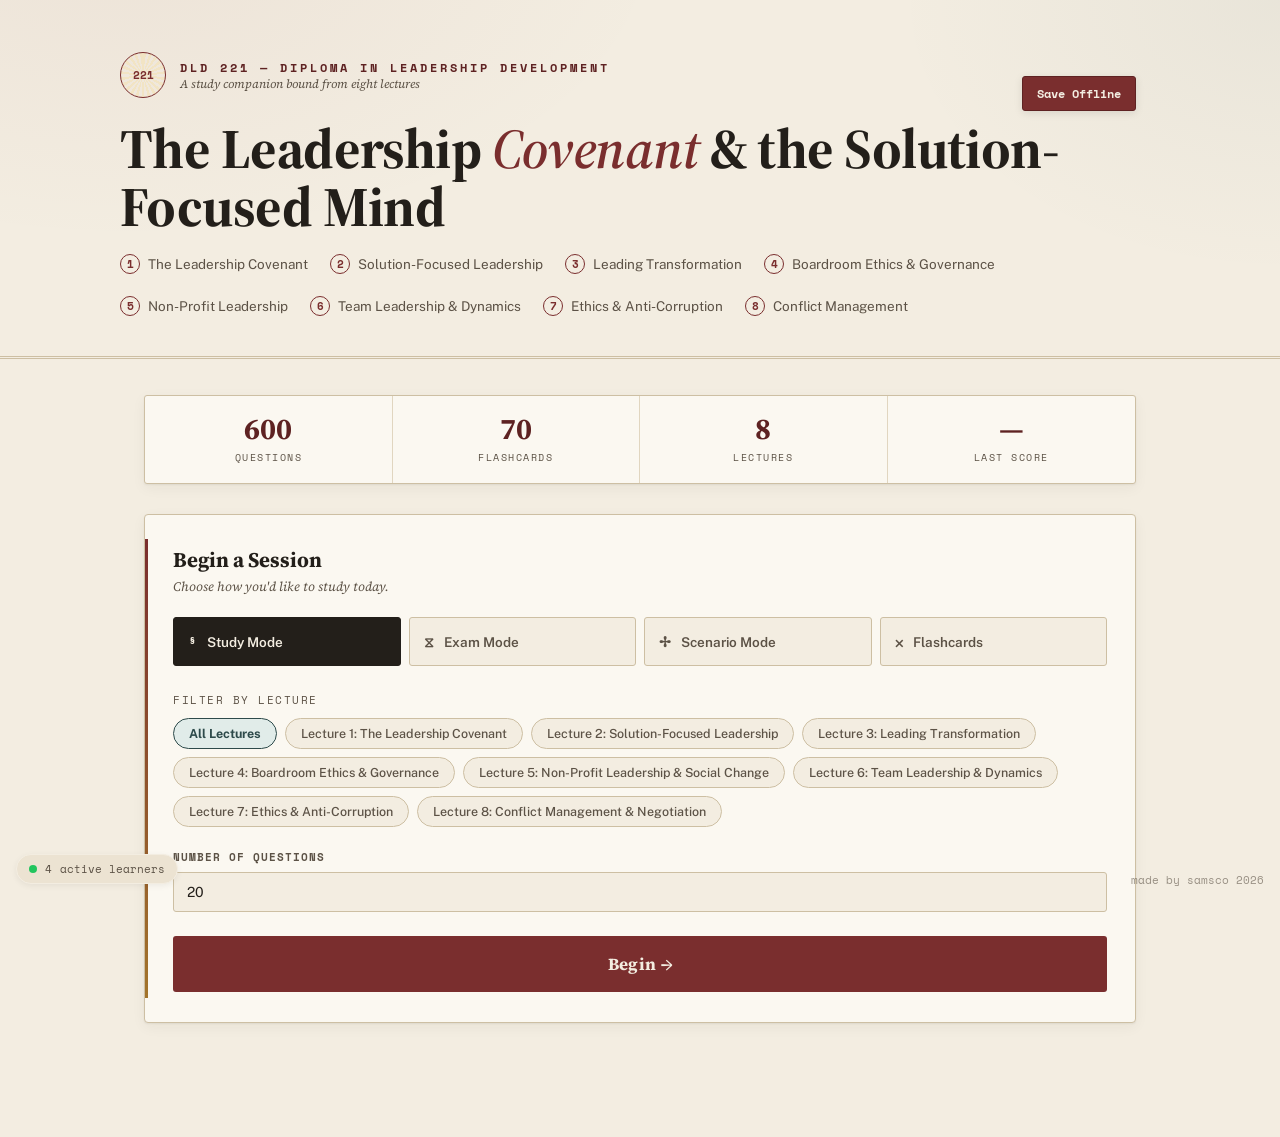
<file: index.html>
<!DOCTYPE html>
<html lang="en">
<head>
<meta charset="UTF-8"/>
<meta name="viewport" content="width=device-width,initial-scale=1.0"/>
<title>DLD221 — Leadership Study Companion</title>
<link href="https://fonts.googleapis.com/css2?family=Source+Serif+4:opsz,wght@8..60,400;8..60,600;8..60,700&family=Public+Sans:wght@400;500;600;700&family=Space+Mono:wght@400;700&display=swap" rel="stylesheet"/>
<link rel="stylesheet" href="style.css"/>
</head>
<body>
<div id="portrait-warning">
  <div class="warning-glyph">&#8635;</div>
  <h2>Landscape Mode Required</h2>
  <p>Please rotate your device to landscape orientation to use the study companion.</p>
</div>
<header class="site-header">
  <div class="header-inner">
    <div class="eyebrow-row">
      <div class="seal">221</div>
      <div>
        <div class="course-code">DLD 221 — Diploma in Leadership Development</div>
        <div class="course-sub">A study companion bound from eight lectures</div>
      </div>
      <button id="pwa-install-btn" class="btn-install">Save Offline</button>
    </div>
    <h1>The Leadership <em>Covenant</em> &amp; the Solution-Focused Mind</h1>
    <div class="lecture-strip">
      <span><span class="num">1</span> The Leadership Covenant</span>
      <span><span class="num">2</span> Solution-Focused Leadership</span>
      <span><span class="num">3</span> Leading Transformation</span>
      <span><span class="num">4</span> Boardroom Ethics &amp; Governance</span>
      <span><span class="num">5</span> Non-Profit Leadership</span>
      <span><span class="num">6</span> Team Leadership &amp; Dynamics</span>
      <span><span class="num">7</span> Ethics &amp; Anti-Corruption</span>
      <span><span class="num">8</span> Conflict Management</span>
    </div>
  </div>
</header>

<div class="main">

  <div class="stats-ledger">
    <div class="stat-cell"><div class="stat-num" id="s-qs">150</div><div class="stat-name">Questions</div></div>
    <div class="stat-cell"><div class="stat-num" id="s-fc">70</div><div class="stat-name">Flashcards</div></div>
    <div class="stat-cell"><div class="stat-num" id="s-lec">8</div><div class="stat-name">Lectures</div></div>
    <div class="stat-cell"><div class="stat-num" id="s-sess">—</div><div class="stat-name">Last Score</div></div>
  </div>

  <div id="landing">
    <div class="config-panel">
      <div class="panel-title">Begin a Session</div>
      <div class="panel-sub">Choose how you'd like to study today.</div>

      <div class="mode-selector">
        <button class="mode-btn active" onclick="pickMode('study',this)"><span class="glyph">&#167;</span> Study Mode</button>
        <button class="mode-btn" onclick="pickMode('exam',this)"><span class="glyph">&#10710;</span> Exam Mode</button>
        <button class="mode-btn" onclick="pickMode('scenario',this)"><span class="glyph">&#10018;</span> Scenario Mode</button>
        <button class="mode-btn" onclick="pickMode('flash',this)"><span class="glyph">&#10761;</span> Flashcards</button>
      </div>

      <div class="filter-block">
        <div class="filter-label-text">Filter by Lecture</div>
        <div class="chip-row" id="topic-chips"></div>
      </div>

      <div class="config-row" id="count-row">
        <div class="config-field">
          <label for="q-count">Number of Questions</label>
          <input class="config-input" type="number" id="q-count" value="20" min="5" max="150"/>
        </div>
        <div class="config-field" id="timer-field" style="display:none;">
          <label for="q-time">Time Limit (minutes, 0=none)</label>
          <input class="config-input" type="number" id="q-time" value="30" min="0" max="180"/>
        </div>
      </div>

      <button class="btn-start" onclick="startSession()">Begin →</button>
    </div>
  </div>

    <div id="quiz-area">
    <div class="quiz-top">
      <span class="quiz-counter" id="q-counter">Q 1 / 20</span>
      <div style="display:flex;gap:8px;align-items:center;">
        <span class="timer-box hidden" id="timer-box"></span>
        <button class="btn-end" onclick="endSession()">End Session</button>
      </div>
    </div>
    <div class="progress-track"><div class="progress-fill" id="prog-fill" style="width:0%"></div></div>
    
    <div class="quiz-layout">
      <!-- MAIN CARD AREA (LEFT) -->
      <div class="quiz-main">
        <div class="q-card">
          <div id="q-feedback-banner" class="q-feedback-banner"></div>
          <div class="q-card-head">
            <span class="q-topic-pill" id="q-topic-pill"></span>
            <span class="q-type-pill" id="q-type-pill"></span>
          </div>
          <div class="q-text" id="q-text"></div>
          <div class="options" id="q-options"></div>
          <div class="explanation" id="q-explanation"></div>
        </div>
      </div>
      
      <!-- SIDEBAR WITH CONTROLS AND MAP (RIGHT) -->
      <div class="quiz-sidebar">
        <div class="q-map-box">
          <div class="q-map-title">&#128205; Question Map</div>
          
          <div class="q-map-legend">
            <span class="legend-item"><span class="legend-dot legend-cur"></span>Current</span>
            <span class="legend-item"><span class="legend-dot legend-ans"></span>Answered</span>
            <span class="legend-item"><span class="legend-dot legend-ok"></span>Correct</span>
            <span class="legend-item"><span class="legend-dot legend-wrong"></span>Wrong</span>
          </div>
          
          <div class="q-map" id="q-map"></div>
        </div>
        
        <button class="btn btn-check" id="btn-check" onclick="checkAnswer()" disabled>&#10003; Check Answer</button>
        <div class="nav-row">
          <button class="btn btn-secondary" id="btn-prev" onclick="prevQ()" disabled>&larr; Prev</button>
          <button class="btn btn-secondary" id="btn-next" onclick="nextQ()" disabled>Next &rarr;</button>
        </div>
        <button class="btn btn-finish" id="btn-finish">&#9873; Finish Session</button>
      </div>
    </div>
  </div>

<div id="flash-area">
    <div class="flash-top">
      <span class="quiz-counter" id="fc-counter">Card 1 / 70</span>
      <button class="btn-end" onclick="endSession()">End Session</button>
    </div>
    <div class="progress-track"><div class="progress-fill" id="fc-prog" style="width:0%"></div></div>
    <div class="fc-wrap" onclick="flipCard()">
      <div class="fc" id="fc">
        <div class="fc-face fc-front">
          <div class="fc-hint">Tap to reveal →</div>
          <div class="fc-term" id="fc-term"></div>
          <div class="fc-lecture" id="fc-lec-front"></div>
        </div>
        <div class="fc-face fc-back">
          <div class="fc-hint">Definition</div>
          <div class="fc-def" id="fc-def"></div>
          <div class="fc-lecture" id="fc-lec-back"></div>
        </div>
      </div>
    </div>
    <div class="btn-row" style="justify-content:center;">
      <button class="btn btn-secondary" onclick="fcNav(-1)">← Prev</button>
      <button class="btn btn-primary" onclick="fcNav(1)">Next →</button>
    </div>
  </div>

  <div id="result-area">
    <div class="result-ring">
      <div class="result-num" id="r-score">0</div>
      <div class="result-denom" id="r-total">/ 20</div>
    </div>
    <div class="result-msg" id="r-msg"></div>
    <div class="result-sub" id="r-sub"></div>
    <div class="btn-row" style="justify-content:center;gap:12px;">
      <button class="btn btn-secondary" id="btn-review" onclick="reviewSession()">Review Answers &rarr;</button>
      <button class="btn btn-primary" onclick="backToLanding()">&larr; New Session</button>
    </div>
  </div>

</div>

<div id="live-counter">
  <span class="live-dot"></span>
  <span id="live-count-val">4</span> active learners
</div>
<footer class="site-footer">made by samsco 2026</footer>
<script src="app.js" defer></script>
</body>
</html>
</file>
<file: style.css>
:root{
  --paper:#f3ede1;
  --paper-deep:#ece3d2;
  --ink:#231f1a;
  --ink-soft:#5c5246;
  --rule:#cdbfa3;
  --rule-soft:#e1d6c0;
  --maroon:#7a2e2e;
  --maroon-deep:#5e2222;
  --gold:#a3742b;
  --gold-light:#f2e4c4;
  --slate:#2d4a4a;
  --slate-light:#e1ece9;
  --indigo:#33396b;
  --indigo-light:#e6e6f2;
  --moss:#3c5a35;
  --moss-light:#e6ecdf;
  --card:#fbf8f1;
  --shadow:0 1px 2px rgba(35,31,26,.06),0 4px 14px rgba(35,31,26,.05);
  --radius:3px;
  --radius-lg:4px;
}
*,*::before,*::after{box-sizing:border-box;margin:0;padding:0;}
html{scroll-behavior:smooth;}
body{
  font-family:'Public Sans',sans-serif;
  background:var(--paper);
  background-image:
    radial-gradient(ellipse 900px 500px at 10% -5%, rgba(122,46,46,.05), transparent 60%),
    radial-gradient(ellipse 700px 500px at 100% 0%, rgba(45,74,74,.05), transparent 55%);
  color:var(--ink);
  min-height:100vh;
}

/* ============ HEADER : THE SEAL ============ */
.site-header{
  position:relative;
  padding:52px 24px 40px;
  border-bottom:3px double var(--rule);
  overflow:hidden;
}
.header-inner{max-width:1040px;margin:0 auto;position:relative;z-index:1;}
.eyebrow-row{display:flex;align-items:center;gap:14px;margin-bottom:22px;flex-wrap:wrap;}
.seal{
  width:46px;height:46px;border-radius:50%;
  border:1.5px solid var(--maroon);
  display:flex;align-items:center;justify-content:center;
  font-family:'Space Mono',monospace;font-size:11px;font-weight:700;
  color:var(--maroon);flex-shrink:0;
  background:repeating-conic-gradient(var(--gold-light) 0deg 8deg, transparent 8deg 16deg);
}
.course-code{
  font-family:'Space Mono',monospace;font-size:12px;letter-spacing:3px;
  color:var(--maroon-deep);text-transform:uppercase;font-weight:700;
}
.course-sub{font-size:12px;color:var(--ink-soft);font-style:italic;font-family:'Source Serif 4',serif;}
.site-header h1{
  font-family:'Source Serif 4',serif;
  font-size:clamp(32px,5.2vw,56px);
  font-weight:700;
  line-height:1.04;
  letter-spacing:-.01em;
  color:var(--ink);
  margin-bottom:14px;
}
.site-header h1 em{font-style:italic;color:var(--maroon);font-weight:600;}
.lecture-strip{
  display:flex;gap:22px;flex-wrap:wrap;margin-top:18px;
  font-family:'Public Sans',sans-serif;font-size:13.5px;color:var(--ink-soft);
}
.lecture-strip span{display:flex;align-items:center;gap:8px;}
.lecture-strip .num{
  font-family:'Space Mono',monospace;font-weight:700;font-size:11px;
  color:var(--maroon);border:1px solid var(--maroon);border-radius:50%;
  width:20px;height:20px;display:flex;align-items:center;justify-content:center;
}

/* ============ MAIN ============ */
.main{max-width:1040px;margin:0 auto;padding:36px 24px 90px;}

/* ============ STATS LEDGER ============ */
.stats-ledger{
  display:grid;grid-template-columns:repeat(4,1fr);
  border:1px solid var(--rule);border-radius:var(--radius);
  background:var(--card);box-shadow:var(--shadow);
  margin-bottom:30px;overflow:hidden;
}
.stat-cell{padding:18px 16px;border-right:1px solid var(--rule-soft);text-align:center;}
.stat-cell:last-child{border-right:none;}
.stat-num{
  font-family:'Source Serif 4',serif;font-size:30px;font-weight:700;
  color:var(--maroon-deep);line-height:1;
}
.stat-name{
  font-family:'Space Mono',monospace;font-size:10px;letter-spacing:1.5px;
  text-transform:uppercase;color:var(--ink-soft);margin-top:6px;
}

/* ============ CONFIG PANEL ============ */
.config-panel{
  background:var(--card);border:1px solid var(--rule);border-radius:var(--radius-lg);
  box-shadow:var(--shadow);padding:30px 28px;margin-bottom:24px;position:relative;
}
.config-panel::before{
  content:'';position:absolute;left:0;top:24px;bottom:24px;width:3px;
  background:linear-gradient(var(--maroon),var(--gold));
}
.panel-title{
  font-family:'Source Serif 4',serif;font-size:21px;font-weight:700;color:var(--ink);
  margin-bottom:4px;
}
.panel-sub{font-size:13px;color:var(--ink-soft);margin-bottom:22px;font-style:italic;font-family:'Source Serif 4',serif;}

.mode-selector{display:flex;gap:8px;margin-bottom:26px;flex-wrap:wrap;}
.mode-btn{
  flex:1;min-width:140px;padding:13px 14px;border:1px solid var(--rule);border-radius:var(--radius);
  background:var(--paper);font-family:'Public Sans',sans-serif;font-size:13.5px;font-weight:600;
  color:var(--ink-soft);cursor:pointer;transition:all .16s;text-align:left;
  display:flex;align-items:center;gap:10px;
}
.mode-btn .glyph{font-family:'Space Mono',monospace;font-size:14px;}
.mode-btn:hover{border-color:var(--gold);background:var(--gold-light);}
.mode-btn.active{
  background:var(--ink);border-color:var(--ink);color:var(--paper);
}

.filter-block{margin-bottom:22px;}
.filter-label-text{
  font-family:'Space Mono',monospace;font-size:10.5px;letter-spacing:1.5px;
  text-transform:uppercase;color:var(--ink-soft);margin-bottom:10px;
}
.chip-row{display:flex;flex-wrap:wrap;gap:8px;}
.chip{
  padding:7px 15px;border-radius:99px;border:1px solid var(--rule);background:var(--paper);
  color:var(--ink-soft);font-size:12.5px;font-weight:500;cursor:pointer;transition:all .15s;
}
.chip:hover:not(.active){border-color:var(--slate);color:var(--slate);}
.chip.active{border-color:var(--slate);background:var(--slate-light);color:var(--slate);font-weight:700;}

.config-row{display:flex;gap:16px;flex-wrap:wrap;margin-bottom:24px;}
.config-field{flex:1;min-width:150px;}
.config-field label{
  display:block;font-family:'Space Mono',monospace;font-size:10.5px;font-weight:700;
  color:var(--ink-soft);text-transform:uppercase;letter-spacing:1px;margin-bottom:7px;
}
.config-input{
  width:100%;padding:11px 13px;border:1px solid var(--rule);border-radius:var(--radius);
  font-family:'Public Sans',sans-serif;font-size:14px;color:var(--ink);background:var(--paper);
  outline:none;transition:border-color .16s;
}
.config-input:focus{border-color:var(--maroon);}

.btn-start{
  width:100%;padding:16px;background:var(--maroon);color:var(--paper);border:none;
  border-radius:var(--radius);font-family:'Source Serif 4',serif;font-size:17px;font-weight:700;
  cursor:pointer;transition:background .18s;letter-spacing:.02em;
}
.btn-start:hover{background:var(--maroon-deep);}

/* ============ QUIZ AREA ============ */
#quiz-area{display:none;}
.quiz-top{display:flex;justify-content:space-between;align-items:center;margin-bottom:18px;flex-wrap:wrap;gap:10px;}
.quiz-counter{font-family:'Space Mono',monospace;font-size:12.5px;color:var(--ink-soft);letter-spacing:.5px;}
.timer-box{
  font-family:'Space Mono',monospace;font-size:12.5px;padding:6px 13px;
  border:1px solid var(--rule);border-radius:var(--radius);color:var(--ink-soft);background:var(--card);
}
.timer-box.urgent{border-color:var(--maroon);color:var(--maroon);}
.btn-end{
  padding:7px 16px;background:transparent;border:1px solid var(--rule);border-radius:var(--radius);
  font-family:'Public Sans',sans-serif;font-size:12.5px;font-weight:600;color:var(--ink-soft);
  cursor:pointer;transition:all .16s;
}
.btn-end:hover{border-color:var(--maroon);color:var(--maroon);}

.progress-track{height:3px;background:var(--rule-soft);border-radius:99px;margin-bottom:18px;overflow:hidden;}
.progress-fill{height:100%;background:linear-gradient(90deg,var(--maroon),var(--gold));border-radius:99px;transition:width .4s ease;}

.q-map{display:flex;flex-wrap:wrap;gap:6px;margin-bottom:20px;}
.qdot{
  width:30px;height:30px;border-radius:var(--radius);border:1px solid var(--rule);background:var(--card);
  font-family:'Space Mono',monospace;font-size:10.5px;color:var(--ink-soft);
  display:flex;align-items:center;justify-content:center;cursor:pointer;transition:all .14s;
}
.qdot:hover{border-color:var(--gold);}
.qdot.cur{border-color:var(--ink);background:var(--ink);color:var(--paper);font-weight:700;}
.qdot.ok{background:var(--moss-light);border-color:var(--moss);color:var(--moss);}
.qdot.wrong{background:#f6e3e0;border-color:var(--maroon);color:var(--maroon);}
.qdot.answered{background:var(--slate-light);border-color:var(--slate);color:var(--slate);}

.q-card{
  background:var(--card);border:1px solid var(--rule);border-radius:var(--radius-lg);
  padding:30px 28px;margin-bottom:20px;box-shadow:var(--shadow);position:relative;
}
.q-card::before{
  content:'';position:absolute;left:0;top:28px;bottom:28px;width:3px;background:var(--maroon);
}
.q-card-head{display:flex;justify-content:space-between;align-items:center;margin-bottom:18px;flex-wrap:wrap;gap:9px;}
.q-topic-pill{
  font-size:11px;font-family:'Space Mono',monospace;color:var(--slate);background:var(--slate-light);
  padding:4px 11px;border-radius:2px;border:1px solid var(--slate);letter-spacing:.3px;
}
.q-type-pill{
  font-size:10px;font-family:'Space Mono',monospace;padding:4px 10px;border-radius:2px;border:1px solid;
  text-transform:uppercase;letter-spacing:.8px;
}
.q-type-pill.mcq{color:var(--indigo);border-color:var(--indigo);background:var(--indigo-light);}
.q-type-pill.multi{color:var(--gold);border-color:var(--gold);background:var(--gold-light);}
.q-type-pill.short{color:var(--maroon);border-color:var(--maroon);background:#f6e3e0;}
.q-type-pill.fill{color:var(--moss);border-color:var(--moss);background:var(--moss-light);}
.q-type-pill.applied{color:#7a3a8a;border-color:#7a3a8a;background:#f1e6f3;}
.q-text{
  font-family:'Source Serif 4',serif;font-size:clamp(16px,2.4vw,18.5px);font-weight:400;
  line-height:1.6;color:var(--ink);margin-bottom:22px;
}

.options{display:flex;flex-direction:column;gap:10px;}
.opt{
  display:flex;align-items:flex-start;gap:12px;padding:13px 16px;border:1px solid var(--rule);
  border-radius:var(--radius);background:var(--paper);cursor:pointer;transition:all .15s;
  font-size:14.5px;color:var(--ink);line-height:1.55;text-align:left;width:100%;
  font-family:'Public Sans',sans-serif;
}
.opt:hover:not([disabled]){border-color:var(--gold);background:var(--gold-light);}
.opt.selected{border-color:var(--indigo);background:var(--indigo-light);color:var(--indigo);}
.opt.correct{border-color:var(--moss);background:var(--moss-light);color:var(--moss);}
.opt.wrong{border-color:var(--maroon);background:#f6e3e0;color:var(--maroon);}
.opt[disabled]{cursor:default;}
.opt-key{
  flex-shrink:0;width:25px;height:25px;border-radius:50%;background:var(--rule-soft);
  display:flex;align-items:center;justify-content:center;font-family:'Space Mono',monospace;
  font-size:11px;font-weight:700;color:var(--ink-soft);transition:all .15s;
}
.opt.correct .opt-key{background:var(--moss);color:var(--paper);}
.opt.wrong .opt-key{background:var(--maroon);color:var(--paper);}
.opt.selected .opt-key{background:var(--indigo);color:var(--paper);}

.short-ta{
  width:100%;min-height:90px;padding:13px 15px;border:1px solid var(--rule);border-radius:var(--radius);
  background:var(--paper);font-family:'Public Sans',sans-serif;font-size:14px;color:var(--ink);
  resize:vertical;outline:none;transition:border-color .16s;
}
.short-ta:focus{border-color:var(--maroon);}
.fill-wrap{font-family:'Source Serif 4',serif;font-size:16px;line-height:2.4;color:var(--ink);}
.fill-inp{
  border:none;border-bottom:2px solid var(--maroon);background:transparent;
  font-family:'Space Mono',monospace;font-size:13px;color:var(--maroon-deep);
  padding:2px 6px;outline:none;min-width:110px;
}

.explanation{
  margin-top:16px;padding:15px 17px;border-radius:var(--radius);background:var(--gold-light);
  border:1px solid var(--gold);font-size:13.5px;color:var(--ink-soft);line-height:1.65;display:none;
}
.explanation.show{display:block;}
.explanation strong{color:var(--gold);font-family:'Space Mono',monospace;font-size:11px;letter-spacing:.5px;text-transform:uppercase;}

.btn-row{display:flex;gap:10px;flex-wrap:wrap;}
.btn{
  padding:11px 22px;border-radius:var(--radius);font-family:'Public Sans',sans-serif;font-size:14px;
  font-weight:600;cursor:pointer;transition:all .16s;border:none;
}
.btn-primary{background:var(--ink);color:var(--paper);}
.btn-primary:hover{background:#3a352c;}
.btn-secondary{background:transparent;border:1px solid var(--rule);color:var(--ink-soft);}
.btn-secondary:hover{border-color:var(--ink-soft);color:var(--ink);}
.btn-check{background:var(--maroon);color:var(--paper);}
.btn-check:hover{background:var(--maroon-deep);}
.btn:disabled{opacity:.35;cursor:default;}

/* ============ FLASHCARDS ============ */
#flash-area{display:none;}
.flash-top{display:flex;justify-content:space-between;align-items:center;margin-bottom:16px;}
.fc-wrap{perspective:1200px;cursor:pointer;margin-bottom:20px;}
.fc{
  width:100%;min-height:230px;position:relative;transform-style:preserve-3d;
  transition:transform .55s cubic-bezier(.4,0,.2,1);border-radius:var(--radius-lg);
}
.fc.flipped{transform:rotateY(180deg);}
.fc-face{
  position:absolute;inset:0;backface-visibility:hidden;-webkit-backface-visibility:hidden;
  border-radius:var(--radius-lg);display:flex;flex-direction:column;align-items:center;
  justify-content:center;padding:36px 30px;text-align:center;box-shadow:var(--shadow);
}
.fc-front{background:var(--card);border:1px solid var(--rule);border-top:3px solid var(--maroon);}
.fc-back{
  background:linear-gradient(150deg,#231f1a,#3a352c);
  border:1px solid var(--gold);transform:rotateY(180deg);
}
.fc-hint{
  font-size:10.5px;font-family:'Space Mono',monospace;color:var(--ink-soft);
  text-transform:uppercase;letter-spacing:2.5px;margin-bottom:16px;
}
.fc-term{
  font-family:'Source Serif 4',serif;font-size:clamp(18px,3.2vw,25px);font-weight:700;
  color:var(--ink);line-height:1.3;
}
.fc-back .fc-hint{color:var(--gold);}
.fc-def{font-family:'Public Sans',sans-serif;font-size:14px;color:#e2dccd;line-height:1.7;}
.fc-lecture{
  margin-top:16px;font-size:10.5px;font-family:'Space Mono',monospace;color:var(--maroon);
  text-transform:uppercase;letter-spacing:1.5px;
}
.fc-back .fc-lecture{color:var(--gold);}

/* ============ RESULTS ============ */
#result-area{display:none;text-align:center;padding:56px 20px;}
.result-ring{
  width:140px;height:140px;border-radius:50%;margin:0 auto 26px;border:4px solid var(--maroon);
  background:var(--gold-light);display:flex;flex-direction:column;align-items:center;justify-content:center;
  position:relative;
}
.result-ring::before{
  content:'';position:absolute;inset:-9px;border-radius:50%;border:1px solid var(--rule);
}
.result-num{font-family:'Source Serif 4',serif;font-size:44px;font-weight:700;color:var(--maroon-deep);line-height:1;}
.result-denom{font-family:'Space Mono',monospace;font-size:12.5px;color:var(--ink-soft);}
.result-msg{font-family:'Source Serif 4',serif;font-size:25px;font-weight:700;color:var(--ink);margin-bottom:10px;}
.result-sub{color:var(--ink-soft);font-size:14px;margin-bottom:30px;max-width:440px;margin-left:auto;margin-right:auto;line-height:1.6;}

.hidden{display:none!important;}
@media(max-width:640px){
  .q-card{padding:22px 18px;}
  .site-header{padding:36px 18px 28px;}
  .stats-ledger{grid-template-columns:repeat(2,1fr);}
  .stat-cell:nth-child(2){border-right:none;}
  .stat-cell:nth-child(1),.stat-cell:nth-child(2){border-bottom:1px solid var(--rule-soft);}
}
/* ============ TWO-COLUMN SIDEBAR GRID LAYOUT ============ */
.quiz-layout {
  display: grid;
  grid-template-columns: 1fr 300px;
  gap: 24px;
  align-items: start;
  margin-top: 16px;
}
@media (max-width: 768px) {
  .quiz-layout {
    grid-template-columns: 1fr;
  }
}
.quiz-sidebar {
  display: flex;
  flex-direction: column;
  gap: 16px;
  background: var(--paper-deep);
  border: 1px solid var(--paper);
  border-radius: var(--radius);
  padding: 20px;
}
.q-map-box {
  background: transparent;
  border: none;
  padding: 0;
  margin: 0;
  width: 100%;
}
.q-map-title {
  font-family: 'Source Serif 4', serif;
  font-size: 15px;
  font-weight: 700;
  color: var(--ink);
  margin-bottom: 12px;
}
.q-map-legend {
  display: flex;
  flex-wrap: wrap;
  gap: 8px 12px;
  margin-bottom: 12px;
  font-size: 11px;
  color: var(--ink-soft);
}
.legend-item {
  display: flex;
  align-items: center;
  gap: 4px;
}
.legend-dot {
  width: 8px; height: 8px;
  border-radius: 50%;
  display: inline-block;
}
.legend-cur { background: #f97316; }
.legend-ans { background: #7c3aed; }
.legend-ok { background: var(--moss); }
.legend-wrong { background: var(--maroon); }

.q-map {
  display: grid;
  grid-template-columns: repeat(5, 1fr);
  gap: 8px;
  width: 100%;
  margin-bottom: 8px;
  max-height: 180px;
  overflow-y: auto;
  padding-right: 4px;
}
.q-map::-webkit-scrollbar {
  width: 6px;
}
.q-map::-webkit-scrollbar-track {
  background: var(--paper-deep);
}
.q-map::-webkit-scrollbar-thumb {
  background: var(--maroon);
  border-radius: 3px;
}

/* ============ QUESTION MAP LEGEND COLOR MATCHING ============ */
.qdot.cur {
  border-color: #f97316 !important;
  background: #fff8f5 !important;
  color: #f97316 !important;
  font-weight: 700;
}
.qdot.answered {
  border-color: #7c3aed !important;
  background: #f5f3ff !important;
  color: #7c3aed !important;
}
.qdot.ok {
  border-color: var(--moss) !important;
  background: var(--moss-light) !important;
  color: var(--moss) !important;
}
.qdot.wrong {
  border-color: var(--maroon) !important;
  background: #f6e3e0 !important;
  color: var(--maroon) !important;
}

.quiz-sidebar .btn-check {
  background: #7c3aed !important;
  color: #fff !important;
  border: none !important;
  font-weight: 700;
  padding: 12px !important;
  width: 100%;
  cursor: pointer;
  border-radius: var(--radius);
  font-size: 14px;
  transition: all 0.15s;
}
.quiz-sidebar .btn-check:hover:not(:disabled) {
  background: #6d28d9 !important;
}
.quiz-sidebar .btn-check:disabled {
  background: var(--paper) !important;
  color: var(--ink-soft) !important;
  opacity: 0.6;
  cursor: not-allowed;
  border: 1px solid var(--paper-deep) !important;
}

.quiz-sidebar .nav-row {
  display: flex;
  gap: 10px;
  width: 100%;
}
.quiz-sidebar .nav-row .btn {
  flex: 1;
  padding: 10px !important;
}

.quiz-sidebar .btn-finish {
  background: transparent !important;
  border: 1px solid var(--maroon) !important;
  color: var(--maroon) !important;
  font-weight: 700;
  padding: 10px !important;
  width: 100%;
  border-radius: var(--radius);
  cursor: pointer;
  font-size: 13.5px;
  transition: all 0.15s;
}
.quiz-sidebar .btn-finish:hover {
  background: #f6e3e0 !important;
}

/* ============ MATCHING QUESTION STYLING ============ */
.match-wrap {
  display: flex;
  flex-direction: column;
  gap: 12px;
  width: 100%;
  margin-top: 16px;
}
.match-row {
  display: flex;
  align-items: center;
  gap: 16px;
  width: 100%;
}
.match-left {
  flex: 1;
  background: var(--paper-deep);
  border: 1px solid var(--paper);
  border-radius: var(--radius);
  padding: 12px 16px;
  font-size: 13.5px;
  color: var(--ink);
  font-weight: 600;
}
.match-arrow {
  color: var(--ink-soft);
  font-family: 'Space Mono', monospace;
  font-weight: bold;
}
.match-select {
  flex: 1.2;
  background: var(--paper-deep);
  border: 2px solid var(--maroon);
  border-radius: var(--radius);
  padding: 12px 16px;
  font-size: 13.5px;
  color: var(--ink);
  outline: none;
  cursor: pointer;
  box-sizing: border-box;
  transition: all 0.15s;
}
.match-select:focus {
  border-color: var(--gold);
}

/* ============ LANDSCAPE MODE ENFORCEMENT ============ */
@media (max-width: 1024px) and (orientation: portrait) {
  #portrait-warning {
    display: flex !important;
  }
  body > *:not(#portrait-warning) {
    display: none !important;
  }
}
#portrait-warning {
  display: none;
  position: fixed;
  top: 0; left: 0; width: 100vw; height: 100vh;
  background: var(--paper);
  z-index: 100000;
  flex-direction: column;
  justify-content: center;
  align-items: center;
  text-align: center;
  padding: 24px;
}
#portrait-warning .warning-glyph {
  font-size: 54px;
  color: var(--maroon);
  margin-bottom: 16px;
  animation: rotateWarning 2s infinite ease-in-out;
}
@keyframes rotateWarning {
  0% { transform: rotate(0deg); }
  50% { transform: rotate(-90deg); }
  100% { transform: rotate(0deg); }
}
#portrait-warning h2 {
  font-family: 'Source Serif 4', serif;
  font-size: 20px;
  color: var(--ink);
  margin-bottom: 8px;
}
#portrait-warning p {
  font-size: 13.5px;
  color: var(--ink-soft);
  max-width: 280px;
  line-height: 1.5;
}

/* ============ PWA INSTALL BUTTON ============ */
.btn-install {
  position: absolute;
  top: 24px;
  right: 24px;
  z-index: 100;
  font-family: 'Space Mono', monospace;
  font-size: 11.5px;
  font-weight: 700;
  color: var(--paper);
  background: var(--maroon);
  border: 1px solid var(--maroon-deep);
  border-radius: var(--radius);
  padding: 8px 14px;
  cursor: pointer;
  transition: all 0.16s;
  box-shadow: 0 2px 8px rgba(0,0,0,0.1);
}
.btn-install:hover {
  background: var(--maroon-deep);
  transform: translateY(-1px);
}
@media (max-width: 768px) {
  .btn-install {
    position: static;
    margin: 10px 0 0 auto;
    display: block;
  }
}

/* ============ LIVE COUNTER ============ */
#live-counter {
  position: fixed;
  bottom: 16px;
  left: 16px;
  background: var(--paper-deep);
  border: 1px solid var(--paper);
  border-radius: 20px;
  padding: 6px 12px;
  font-family: 'Space Mono', monospace;
  font-size: 11px;
  color: var(--ink-soft);
  display: flex;
  align-items: center;
  gap: 8px;
  box-shadow: 0 2px 6px rgba(0,0,0,0.06);
  z-index: 9999;
}
.live-dot {
  width: 8px;
  height: 8px;
  border-radius: 50%;
  background: #22c55e;
  display: inline-block;
  animation: livePulse 2s infinite;
}
@keyframes livePulse {
  0% { transform: scale(1); box-shadow: 0 0 0 0 rgba(34, 197, 94, 0.4); }
  70% { transform: scale(1); box-shadow: 0 0 0 6px rgba(34, 197, 94, 0); }
  100% { transform: scale(1); box-shadow: 0 0 0 0 rgba(34, 197, 94, 0); }
}

/* ============ FEEDBACK BANNER ============ */
.q-feedback-banner {
  height: 0;
  overflow: hidden;
  transition: all 0.25s ease-out;
  border-radius: var(--radius);
  margin-bottom: 0;
  display: flex;
  align-items: center;
  justify-content: center;
  font-family: 'Space Mono', monospace;
  font-size: 12.5px;
  font-weight: 700;
  text-transform: uppercase;
  border: 0 solid transparent;
}
.q-feedback-banner.show-correct {
  height: 38px;
  background: var(--moss-light);
  border: 1px solid var(--moss);
  color: var(--moss);
  margin-bottom: 18px;
}
.q-feedback-banner.show-wrong {
  height: 38px;
  background: #f6e3e0;
  border: 1px solid var(--maroon);
  color: var(--maroon);
  margin-bottom: 18px;
}

/* ============ TIMER STYLING ============ */
.timer-box {
  font-family: 'Space Mono', monospace;
  font-weight: 700;
  padding: 4px 10px;
  border-radius: 12px;
  transition: all 0.3s ease;
  font-size: 12px;
}
.timer-box.timer-safe {
  background: var(--moss-light);
  border: 1px solid var(--moss);
  color: var(--moss);
}
.timer-box.timer-warning {
  background: var(--gold-light);
  border: 1px solid var(--gold);
  color: var(--gold);
}
.timer-box.timer-danger {
  background: #f6e3e0;
  border: 1px solid var(--maroon);
  color: var(--maroon);
  animation: timerPulse 0.8s infinite alternate;
}
@keyframes timerPulse {
  from { transform: scale(1); }
  to { transform: scale(1.06); }
}

/* ============ FOOTER & INTERACTIVE ============ */
.site-footer {
  position: fixed;
  bottom: 12px;
  right: 16px;
  font-size: 11px;
  font-family: 'Space Mono', monospace;
  color: var(--ink-soft);
  opacity: 0.6;
  z-index: 9999;
  pointer-events: none;
}
.fill-select {
  border: none;
  border-bottom: 2px solid var(--maroon);
  background: var(--paper-deep);
  font-family: 'Space Mono', monospace;
  font-size: 13px;
  color: var(--maroon-deep);
  padding: 2px 6px;
  outline: none;
  cursor: pointer;
  border-radius: var(--radius);
  margin: 0 4px;
  transition: all 0.15s;
}
.fill-select:focus {
  background: var(--gold-light);
  border-color: var(--gold);
}
.short-ta {
  display: none;
}
</file>
